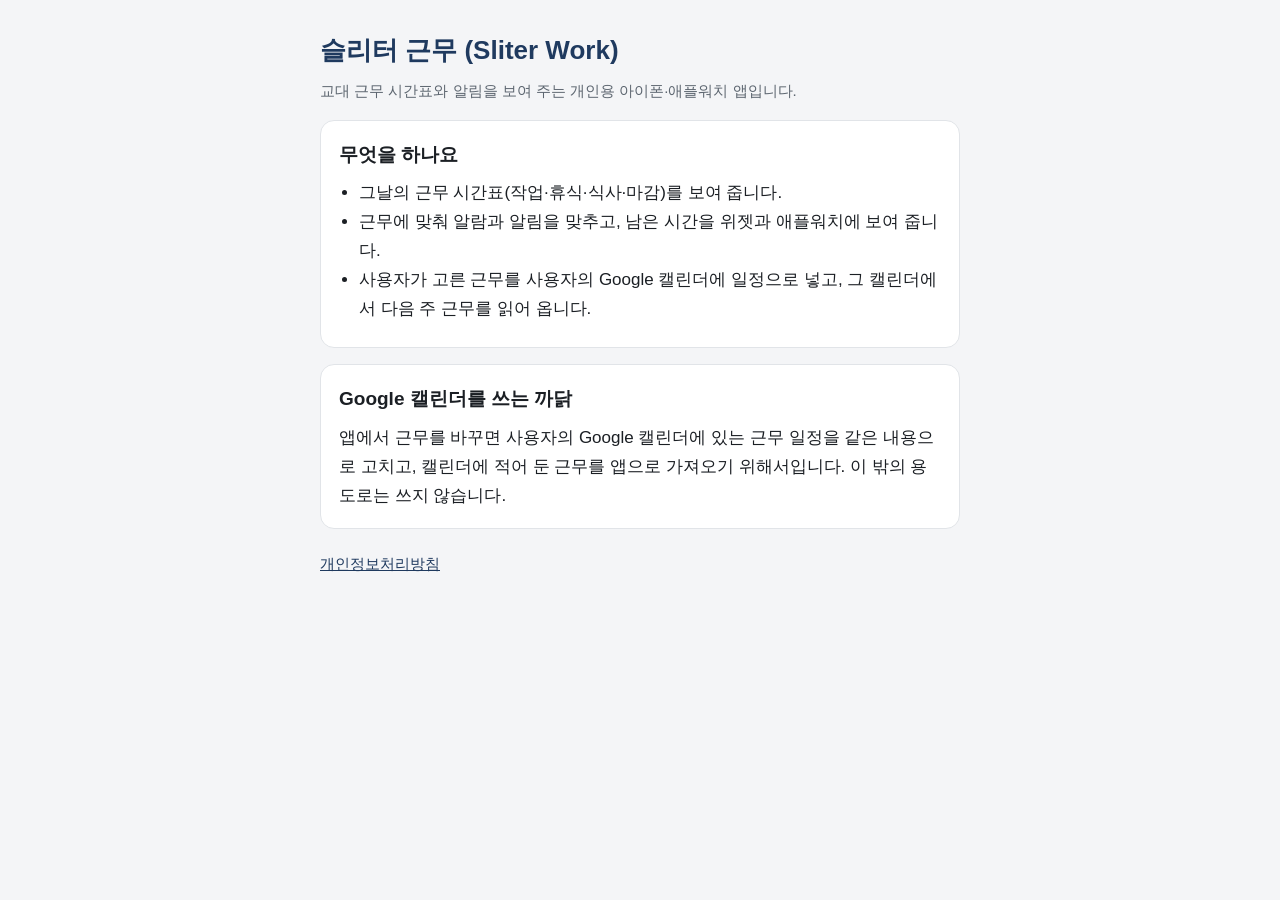
<file: index.html>
<!doctype html>
<html lang="ko">
<head>
<meta charset="utf-8">
<meta name="viewport" content="width=device-width, initial-scale=1">
<title>슬리터 근무 (Sliter Work)</title>
<link rel="stylesheet" href="style.css">
</head>
<body>
<main>
<h1>슬리터 근무 (Sliter Work)</h1>
<div class="sub">교대 근무 시간표와 알림을 보여 주는 개인용 아이폰·애플워치 앱입니다.</div>

<div class="card">
<h2 style="margin-top:0">무엇을 하나요</h2>
<ul>
<li>그날의 근무 시간표(작업·휴식·식사·마감)를 보여 줍니다.</li>
<li>근무에 맞춰 알람과 알림을 맞추고, 남은 시간을 위젯과 애플워치에 보여 줍니다.</li>
<li>사용자가 고른 근무를 사용자의 Google 캘린더에 일정으로 넣고, 그 캘린더에서 다음 주 근무를 읽어 옵니다.</li>
</ul>
</div>

<div class="card">
<h2 style="margin-top:0">Google 캘린더를 쓰는 까닭</h2>
<p style="margin:0">앱에서 근무를 바꾸면 사용자의 Google 캘린더에 있는 근무 일정을 같은 내용으로 고치고, 캘린더에 적어 둔 근무를 앱으로 가져오기 위해서입니다. 이 밖의 용도로는 쓰지 않습니다.</p>
</div>

<p class="sub" style="margin-top:22px"><a href="privacy.html">개인정보처리방침</a></p>
</main>
</body>
</html>
</file>
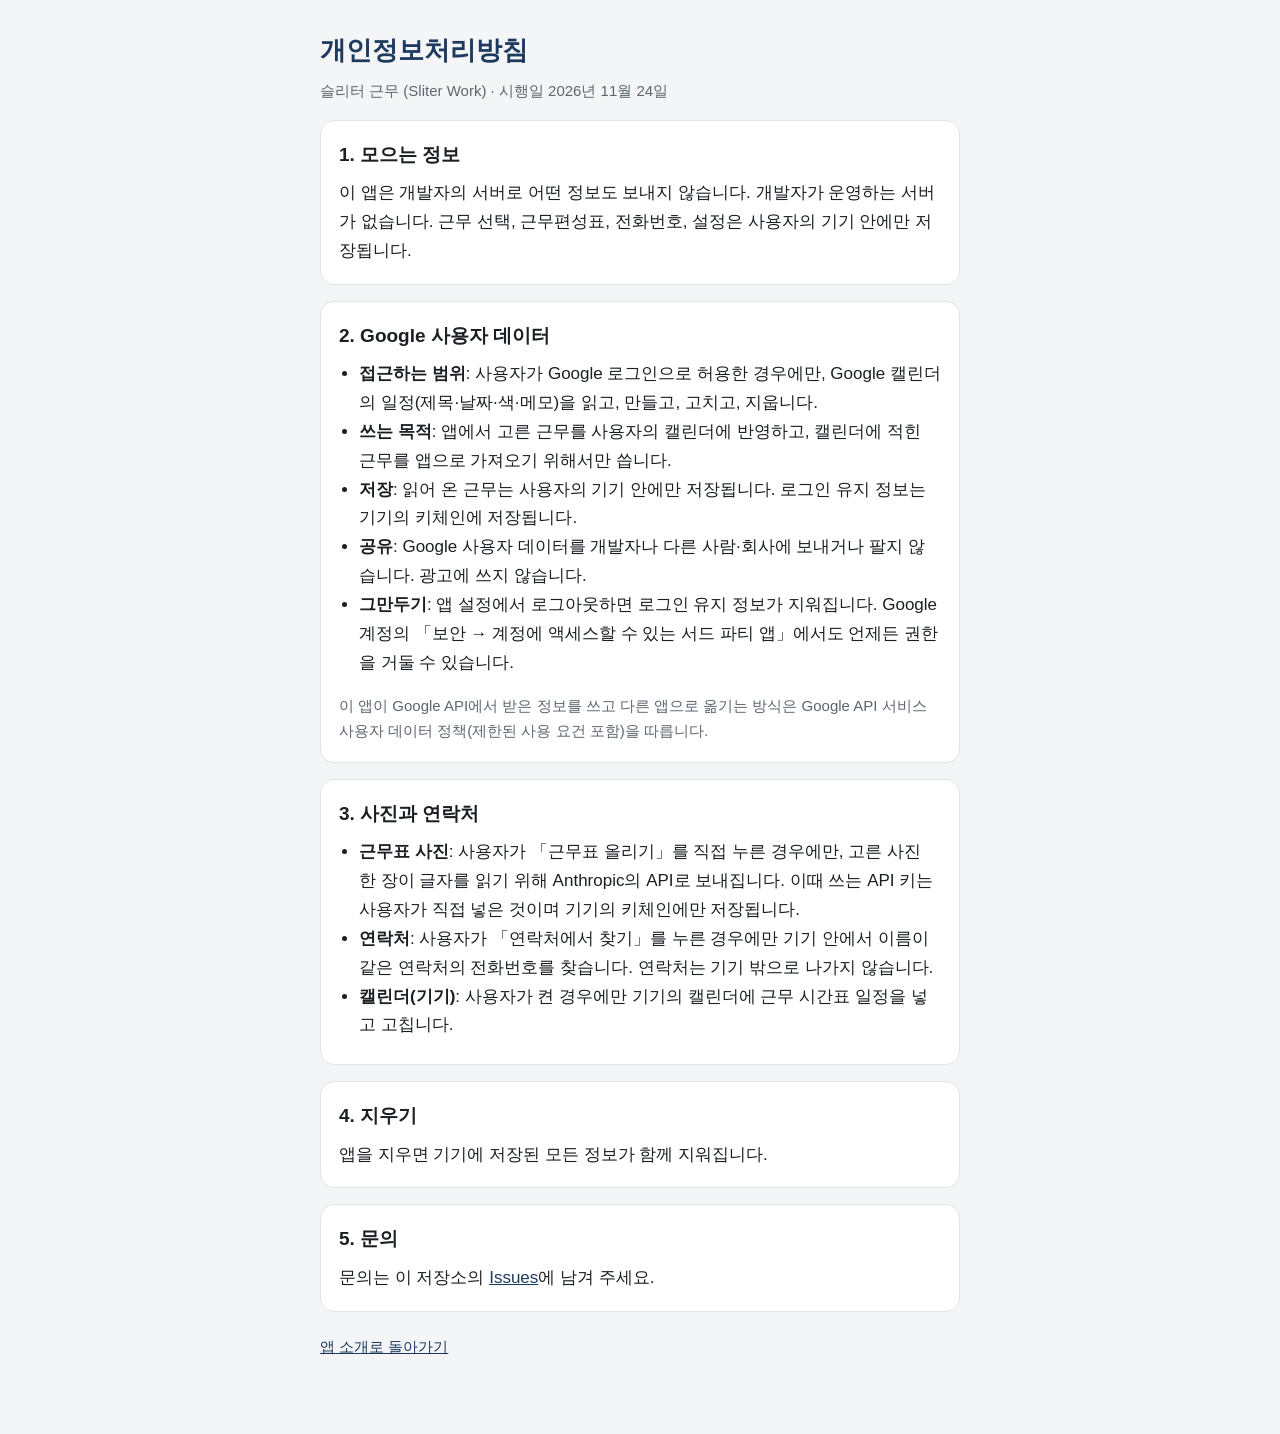
<file: privacy.html>
<!doctype html>
<html lang="ko">
<head>
<meta charset="utf-8">
<meta name="viewport" content="width=device-width, initial-scale=1">
<title>개인정보처리방침 · 슬리터 근무 (Sliter Work)</title>
<link rel="stylesheet" href="style.css">
</head>
<body>
<main>
<h1>개인정보처리방침</h1>
<div class="sub">슬리터 근무 (Sliter Work) · 시행일 2026년 11월 24일</div>

<div class="card">
<h2 style="margin-top:0">1. 모으는 정보</h2>
<p style="margin:0">이 앱은 개발자의 서버로 어떤 정보도 보내지 않습니다. 개발자가 운영하는 서버가 없습니다. 근무 선택, 근무편성표, 전화번호, 설정은 사용자의 기기 안에만 저장됩니다.</p>
</div>

<div class="card">
<h2 style="margin-top:0">2. Google 사용자 데이터</h2>
<ul>
<li><b>접근하는 범위</b>: 사용자가 Google 로그인으로 허용한 경우에만, Google 캘린더의 일정(제목·날짜·색·메모)을 읽고, 만들고, 고치고, 지웁니다.</li>
<li><b>쓰는 목적</b>: 앱에서 고른 근무를 사용자의 캘린더에 반영하고, 캘린더에 적힌 근무를 앱으로 가져오기 위해서만 씁니다.</li>
<li><b>저장</b>: 읽어 온 근무는 사용자의 기기 안에만 저장됩니다. 로그인 유지 정보는 기기의 키체인에 저장됩니다.</li>
<li><b>공유</b>: Google 사용자 데이터를 개발자나 다른 사람·회사에 보내거나 팔지 않습니다. 광고에 쓰지 않습니다.</li>
<li><b>그만두기</b>: 앱 설정에서 로그아웃하면 로그인 유지 정보가 지워집니다. Google 계정의 「보안 → 계정에 액세스할 수 있는 서드 파티 앱」에서도 언제든 권한을 거둘 수 있습니다.</li>
</ul>
<p class="sub" style="margin-bottom:0">이 앱이 Google API에서 받은 정보를 쓰고 다른 앱으로 옮기는 방식은 Google API 서비스 사용자 데이터 정책(제한된 사용 요건 포함)을 따릅니다.</p>
</div>

<div class="card">
<h2 style="margin-top:0">3. 사진과 연락처</h2>
<ul>
<li><b>근무표 사진</b>: 사용자가 「근무표 올리기」를 직접 누른 경우에만, 고른 사진 한 장이 글자를 읽기 위해 Anthropic의 API로 보내집니다. 이때 쓰는 API 키는 사용자가 직접 넣은 것이며 기기의 키체인에만 저장됩니다.</li>
<li><b>연락처</b>: 사용자가 「연락처에서 찾기」를 누른 경우에만 기기 안에서 이름이 같은 연락처의 전화번호를 찾습니다. 연락처는 기기 밖으로 나가지 않습니다.</li>
<li><b>캘린더(기기)</b>: 사용자가 켠 경우에만 기기의 캘린더에 근무 시간표 일정을 넣고 고칩니다.</li>
</ul>
</div>

<div class="card">
<h2 style="margin-top:0">4. 지우기</h2>
<p style="margin:0">앱을 지우면 기기에 저장된 모든 정보가 함께 지워집니다.</p>
</div>

<div class="card">
<h2 style="margin-top:0">5. 문의</h2>
<p style="margin:0">문의는 이 저장소의 <a href="https://github.com/kmhistory159-byte/sliter-work/issues">Issues</a>에 남겨 주세요.</p>
</div>

<p class="sub" style="margin-top:22px"><a href="index.html">앱 소개로 돌아가기</a></p>
</main>
</body>
</html>
</file>
<file: style.css>
body{margin:0;background:#f4f5f7;color:#1b1f24;font:17px/1.7 -apple-system,BlinkMacSystemFont,"Apple SD Gothic Neo","Noto Sans KR",sans-serif}
main{max-width:640px;margin:0 auto;padding:28px 18px 60px}
h1{font-size:26px;margin:0 0 6px;color:#1f3a5f} h2{font-size:19px;margin:28px 0 8px}
.card{background:#fff;border:1px solid #e1e4e8;border-radius:14px;padding:18px;margin-top:16px}
a{color:#1f3a5f} .sub{color:#5d6670;font-size:15px} ul{padding-left:20px;margin:6px 0}
</file>
